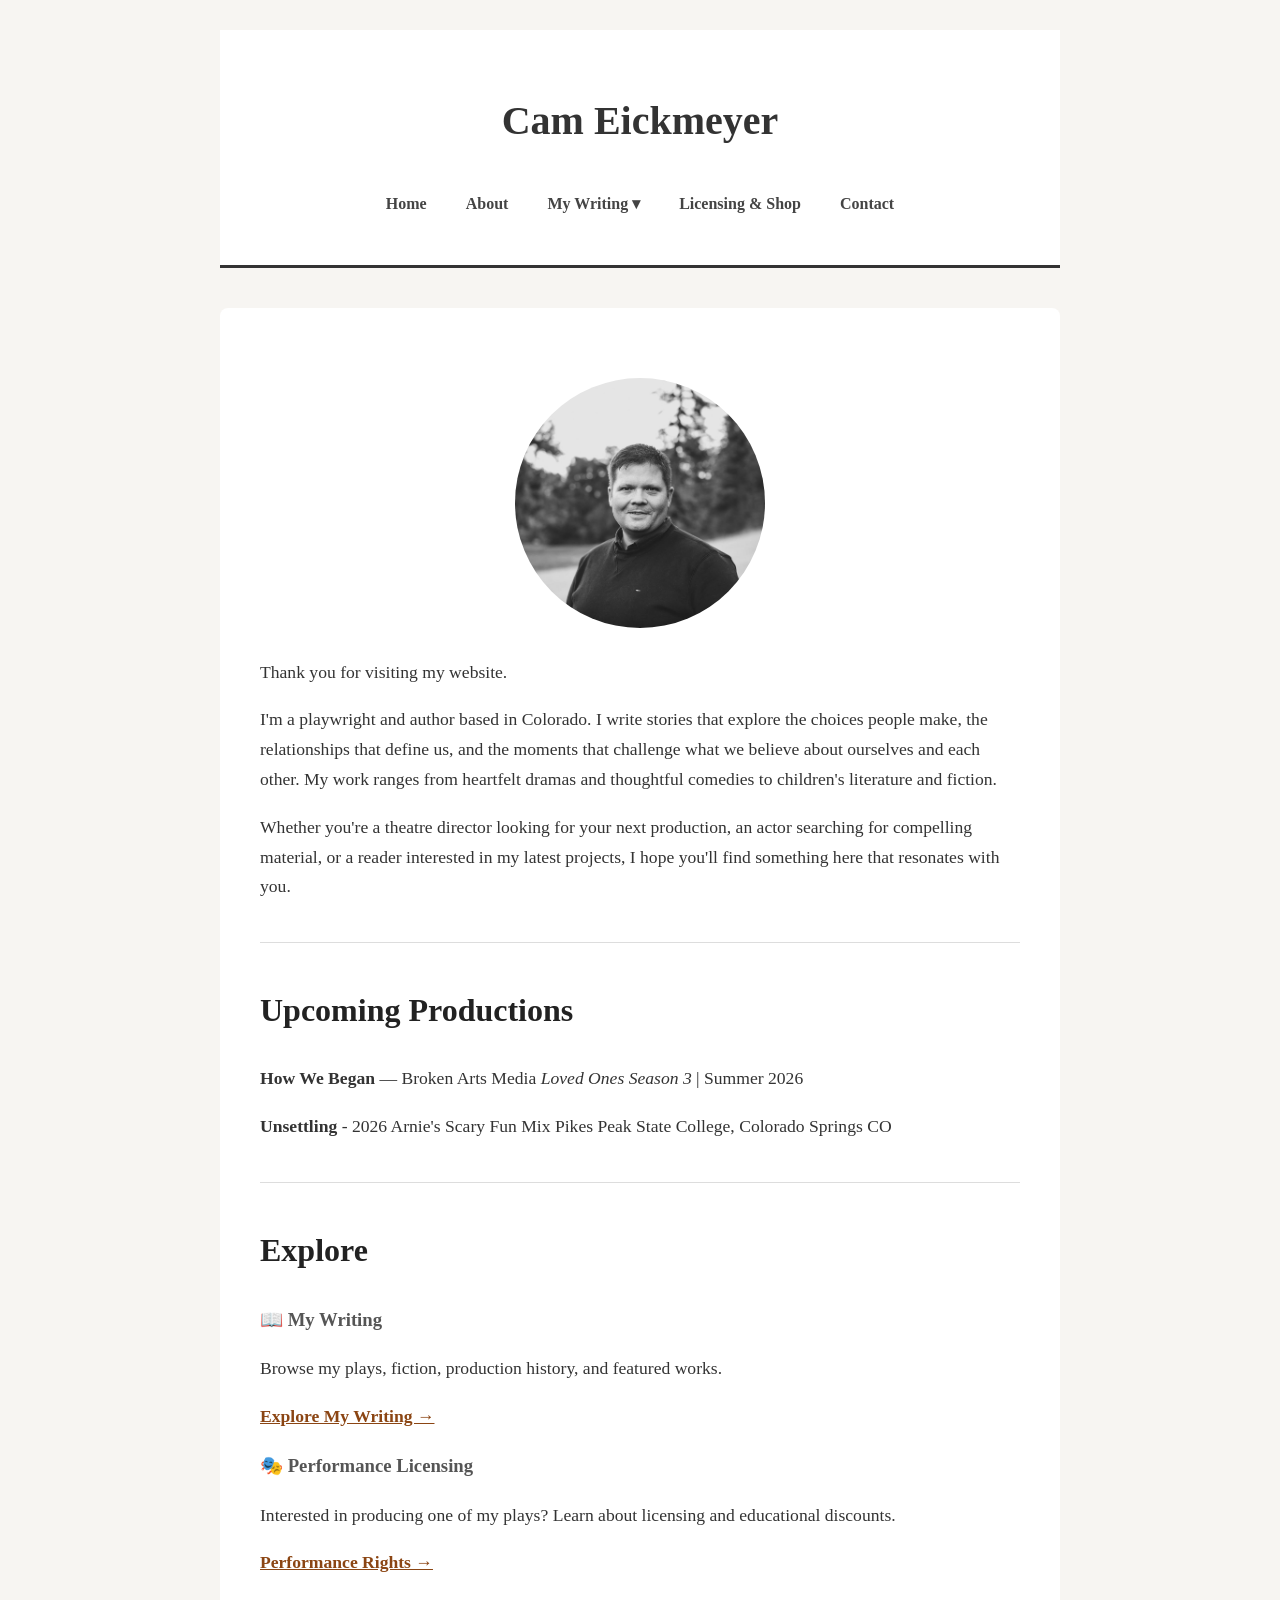
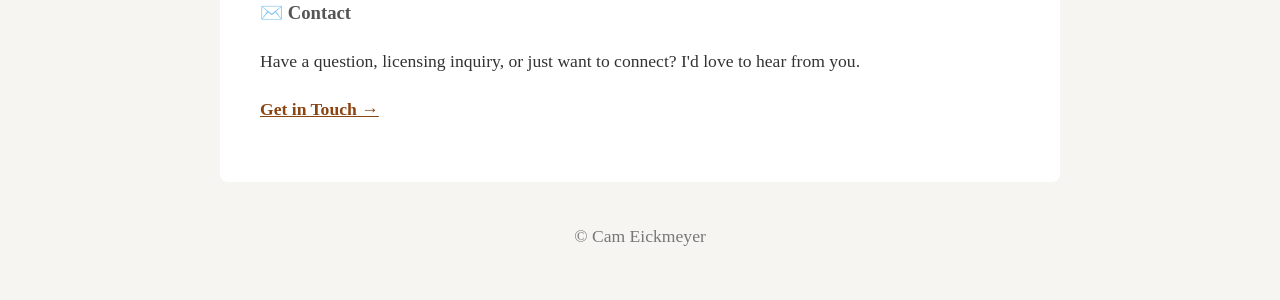
<file: index.html>
<!DOCTYPE html>
<html lang="en">
<head>
    <title>Cam Eickmeyer | Playwright, Author & Screenwriter</title>
<link rel="icon" type="image/png" href="images/favicon.png">
<meta name="description"
      content="Official website of playwright, author, and screenwriter Cam Eickmeyer. Explore stage plays, novels, screenplays, poetry, publications, licensing, and current writing projects.">
    <!-- Google tag (gtag.js) -->
<script async src="https://www.googletagmanager.com/gtag/js?id=G-4R49XNERXS"></script>
<script>
  window.dataLayer = window.dataLayer || [];
  function gtag(){dataLayer.push(arguments);}
  gtag('js', new Date());

  gtag('config', 'G-4R49XNERXS');
</script>
    <meta charset="UTF-8">
    <meta name="viewport" content="width=device-width, initial-scale=1.0">
    <title>Cam Eickmeyer | Playwright & Author</title>
    <link rel="stylesheet" href="css/style.css">
</head>

<body>

<header>
    <h1>Cam Eickmeyer</h1>

   <nav>

<a href="index.html">Home</a>

<a href="about.html">About</a>

<div class="dropdown">

<a href="mywriting.html" class="dropbtn">
    My Writing ▾
</a>

<div class="dropdown-content">
    <a href="stage.html">Stage</a>
    <a href="fiction.html">Fiction</a>
    <a href="screen.html">Screen</a>
    <a href="poetry.html">Poetry</a>
</div>

</div>

<a href="licensesales.html">Licensing & Shop</a>

<a href="contact.html">Contact</a>

</nav>
</header>

<main>

<img src="images/Headshot.jpg"
     alt="Cam Eickmeyer"
     class="headshot">
    <p>
        Thank you for visiting my website.
    </p>

    <p>
        I'm a playwright and author based in Colorado. I write stories that
        explore the choices people make, the relationships that define us,
        and the moments that challenge what we believe about ourselves and
        each other. My work ranges from heartfelt dramas and thoughtful
        comedies to children's literature and fiction.
    </p>

    <p>
        Whether you're a theatre director looking for your next production,
        an actor searching for compelling material, or a reader interested
        in my latest projects, I hope you'll find something here that
        resonates with you.
    </p>

    <hr>
<div id="upcoming-productions"></div>

<script>
fetch('includes/upcoming-productions.html')
    .then(response => response.text())
    .then(data => {
        document.getElementById('upcoming-productions').innerHTML = data;
    });
</script>
    <hr>
    
    <h2>Explore</h2>

    <h3>📖 My Writing</h3>
    <p>
        Browse my plays, fiction, production history, and featured works.
    </p>
    <p><a href="mywriting.html">Explore My Writing →</a></p>

    <h3>🎭 Performance Licensing</h3>
    <p>
        Interested in producing one of my plays? Learn about licensing and
        educational discounts.
    </p>
    <p><a href="licensesales.html">Performance Rights →</a></p>

    <h3>✉️ Contact</h3>
    <p>
        Have a question, licensing inquiry, or just want to connect? I'd
        love to hear from you.
    </p>
    <p><a href="contact.html">Get in Touch →</a></p>

</main>

<footer>
    <p>&copy; Cam Eickmeyer</p>
</footer>

</body>
</html>
</file>
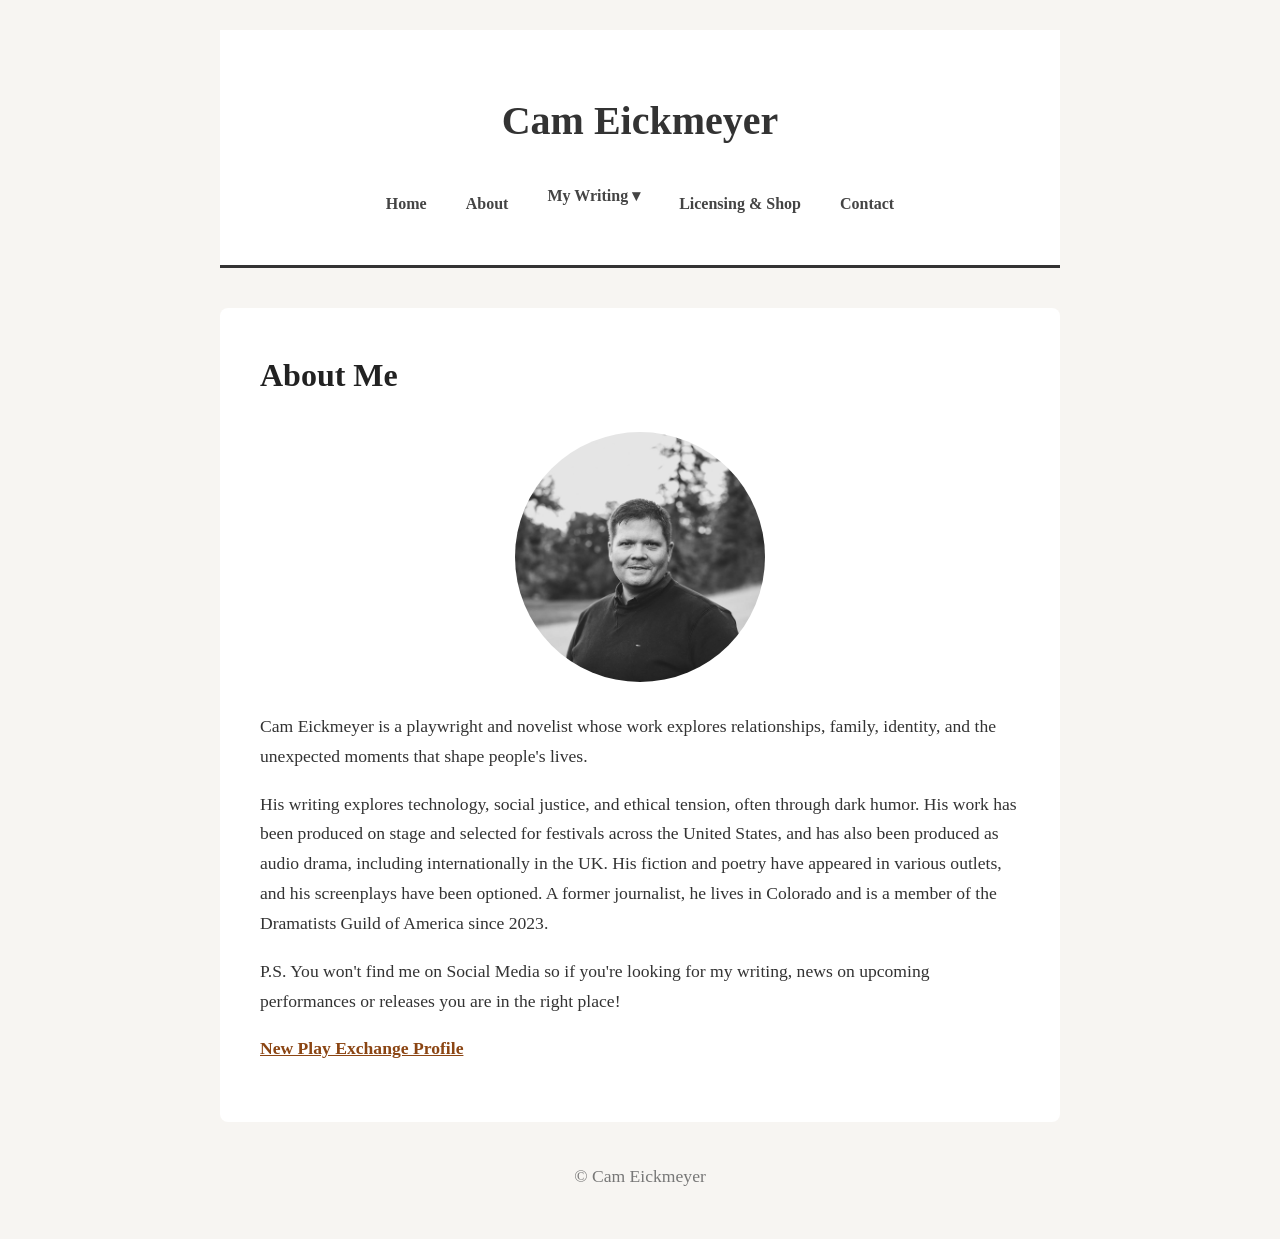
<file: about.html>
<!DOCTYPE html>
<html lang="en">
<head>
    <title>About Cam Eickmeyer | Playwright and Author</title>
<link rel="icon" type="image/png" href="images/favicon.png">
<meta name="description"
      content="Learn more about playwright, novelist, screenwriter, and poet Cam Eickmeyer, including his background, publications, productions, and creative work.">
    <!-- Google tag (gtag.js) -->
<script async src="https://www.googletagmanager.com/gtag/js?id=G-4R49XNERXS"></script>
<script>
  window.dataLayer = window.dataLayer || [];
  function gtag(){dataLayer.push(arguments);}
  gtag('js', new Date());

  gtag('config', 'G-4R49XNERXS');
</script>
    <meta charset="UTF-8">
    <meta name="viewport" content="width=device-width, initial-scale=1.0">
    <title>About Cam Eickmeyer</title>
    <link rel="stylesheet" href="css/style.css">
</head>

<body>

<header>
    <h1>Cam Eickmeyer</h1>
     <nav>

<a href="index.html">Home</a>

<a href="about.html">About</a>

<div class="dropdown">

<a href="mywriting.html">My Writing ▾</a>

<div class="dropdown-content">
    <a href="stage.html">Stage</a>
    <a href="fiction.html">Fiction</a>
    <a href="screen.html">Screen</a>
    <a href="poetry.html">Poetry</a>
</div>

</div>

<a href="licensesales.html">Licensing & Shop</a>

<a href="contact.html">Contact</a>

</nav>
</header>

<main>

    <h2>About Me</h2>
<img src="images/Headshot.jpg"
     alt="Cam Eickmeyer"
     class="headshot">
    <p>
        Cam Eickmeyer is a playwright and novelist whose work explores
        relationships, family, identity, and the unexpected moments that
        shape people's lives.
    </p>

    <p>
        His writing explores technology, social justice, and ethical tension, often through dark humor. His work has been produced on stage and selected for festivals across the United States, and has also been produced as audio drama, including internationally in the UK. His fiction and poetry have appeared in various outlets, and his screenplays have been optioned. A former journalist, he lives in Colorado and is a member of the Dramatists Guild of America since 2023.

    </p>
    <p>
        P.S. You won't find me on Social Media so if you're looking for my writing, news on upcoming performances or releases you are in the right place!</p>
<p><a href="https://newplayexchange.org/users/78147/cam-eickmeyer">New Play Exchange Profile</a></p>
</main>

<footer>
    <p>&copy; Cam Eickmeyer</p>
</footer>

</body>
</html>
</file>
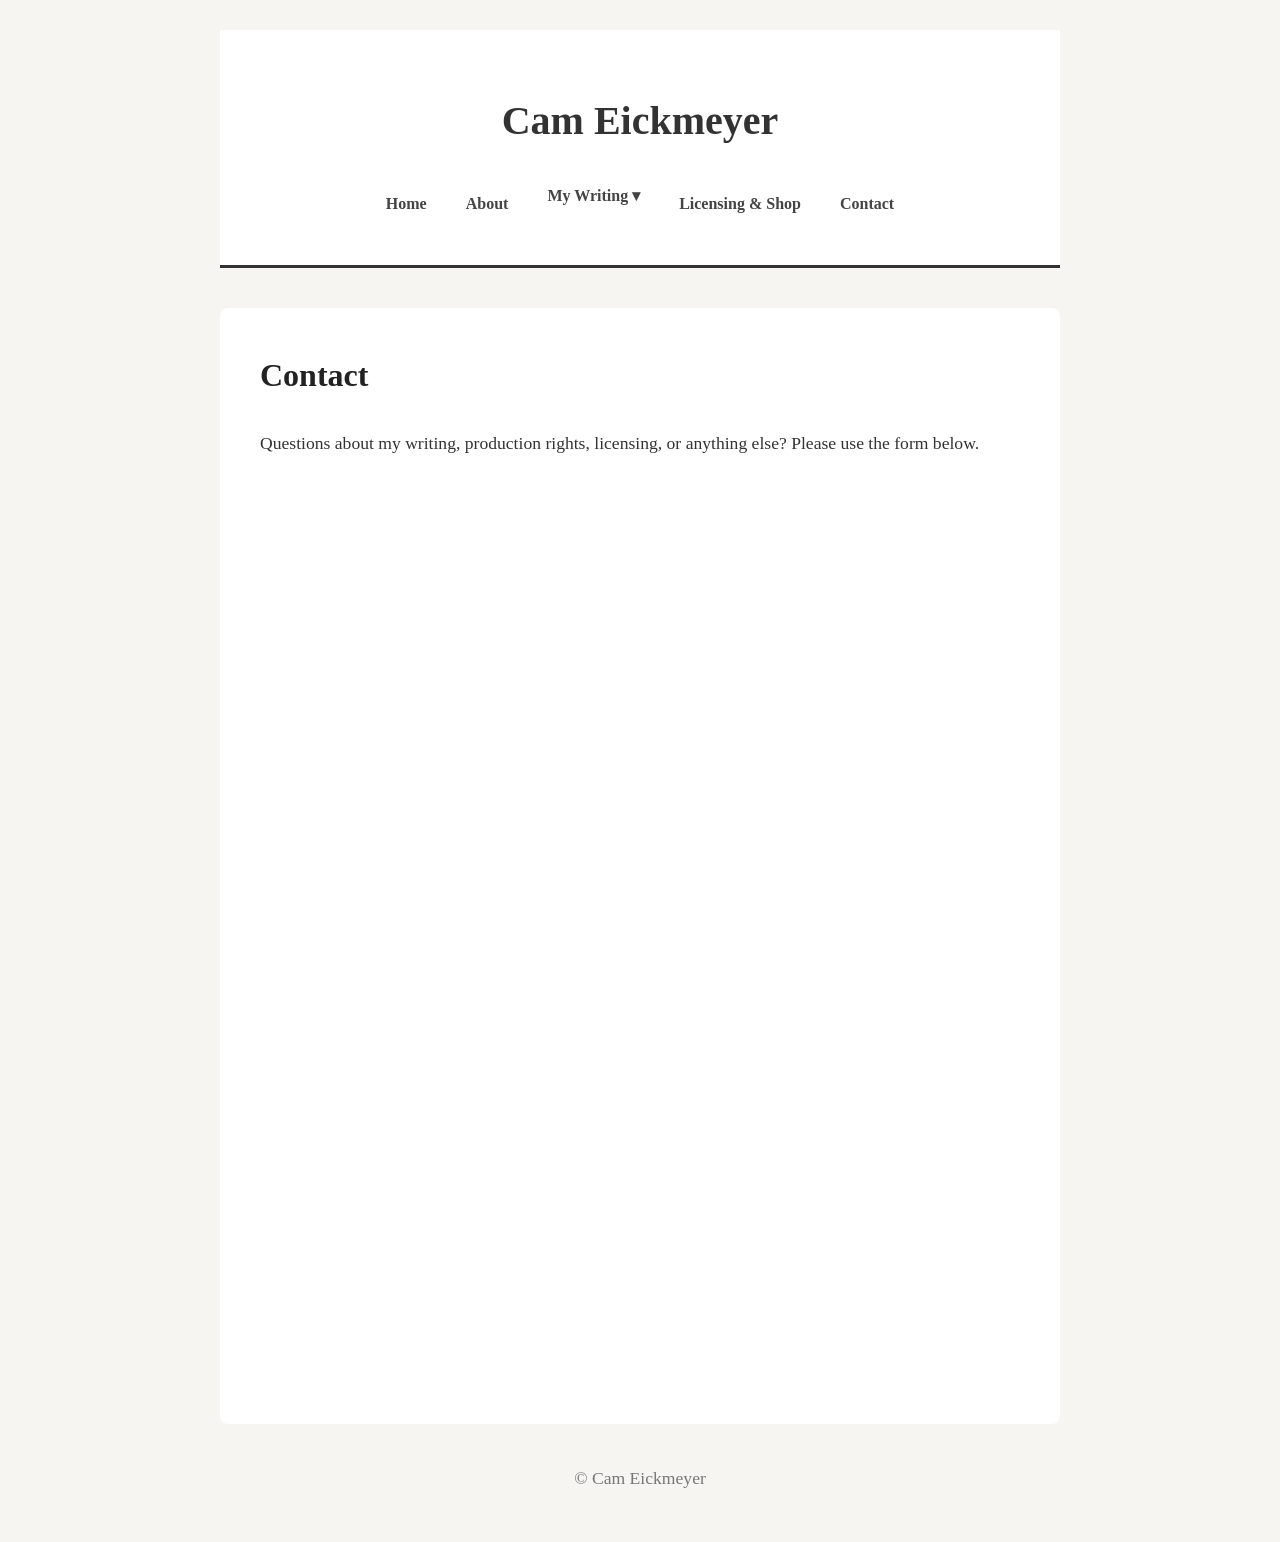
<file: contact.html>
<!DOCTYPE html>
<html lang="en">
<head>
    <title>Contact Cam Eickmeyer</title>
<link rel="icon" type="image/png" href="images/favicon.png">
<meta name="description"
      content="Contact playwright, author, and screenwriter Cam Eickmeyer for licensing inquiries, production questions, speaking opportunities, or general correspondence.">
    <meta charset="UTF-8">
    <meta name="viewport" content="width=device-width, initial-scale=1.0">
    <title>Contact | Cam Eickmeyer</title>
    <link rel="stylesheet" href="css/style.css">
</head>

<body>

<header>
    <h1>Cam Eickmeyer</h1>

     <nav>

<a href="index.html">Home</a>

<a href="about.html">About</a>

<div class="dropdown">

<a href="mywriting.html">My Writing ▾</a>

<div class="dropdown-content">
    <a href="stage.html">Stage</a>
    <a href="fiction.html">Fiction</a>
    <a href="screen.html">Screen</a>
    <a href="poetry.html">Poetry</a>
</div>

</div>

<a href="licensesales.html">Licensing & Shop</a>

<a href="contact.html">Contact</a>

</nav>
</header>

<main>

<h2>Contact</h2>

<p>
Questions about my writing, production rights, licensing, or anything else?
Please use the form below.
</p>

<iframe src="https://docs.google.com/forms/d/e/1FAIpQLSftmwtULxm_kXFiCw1pEY-9KML-tnK-8x6F7y2QAgPlNNffrQ/viewform?embedded=true" width="100%" height="900" frameborder="0" marginheight="0" marginwidth="0">Loading…</iframe>


</main>

<footer>
    <p>&copy; Cam Eickmeyer</p>
</footer>

</body>
</html>
</file>
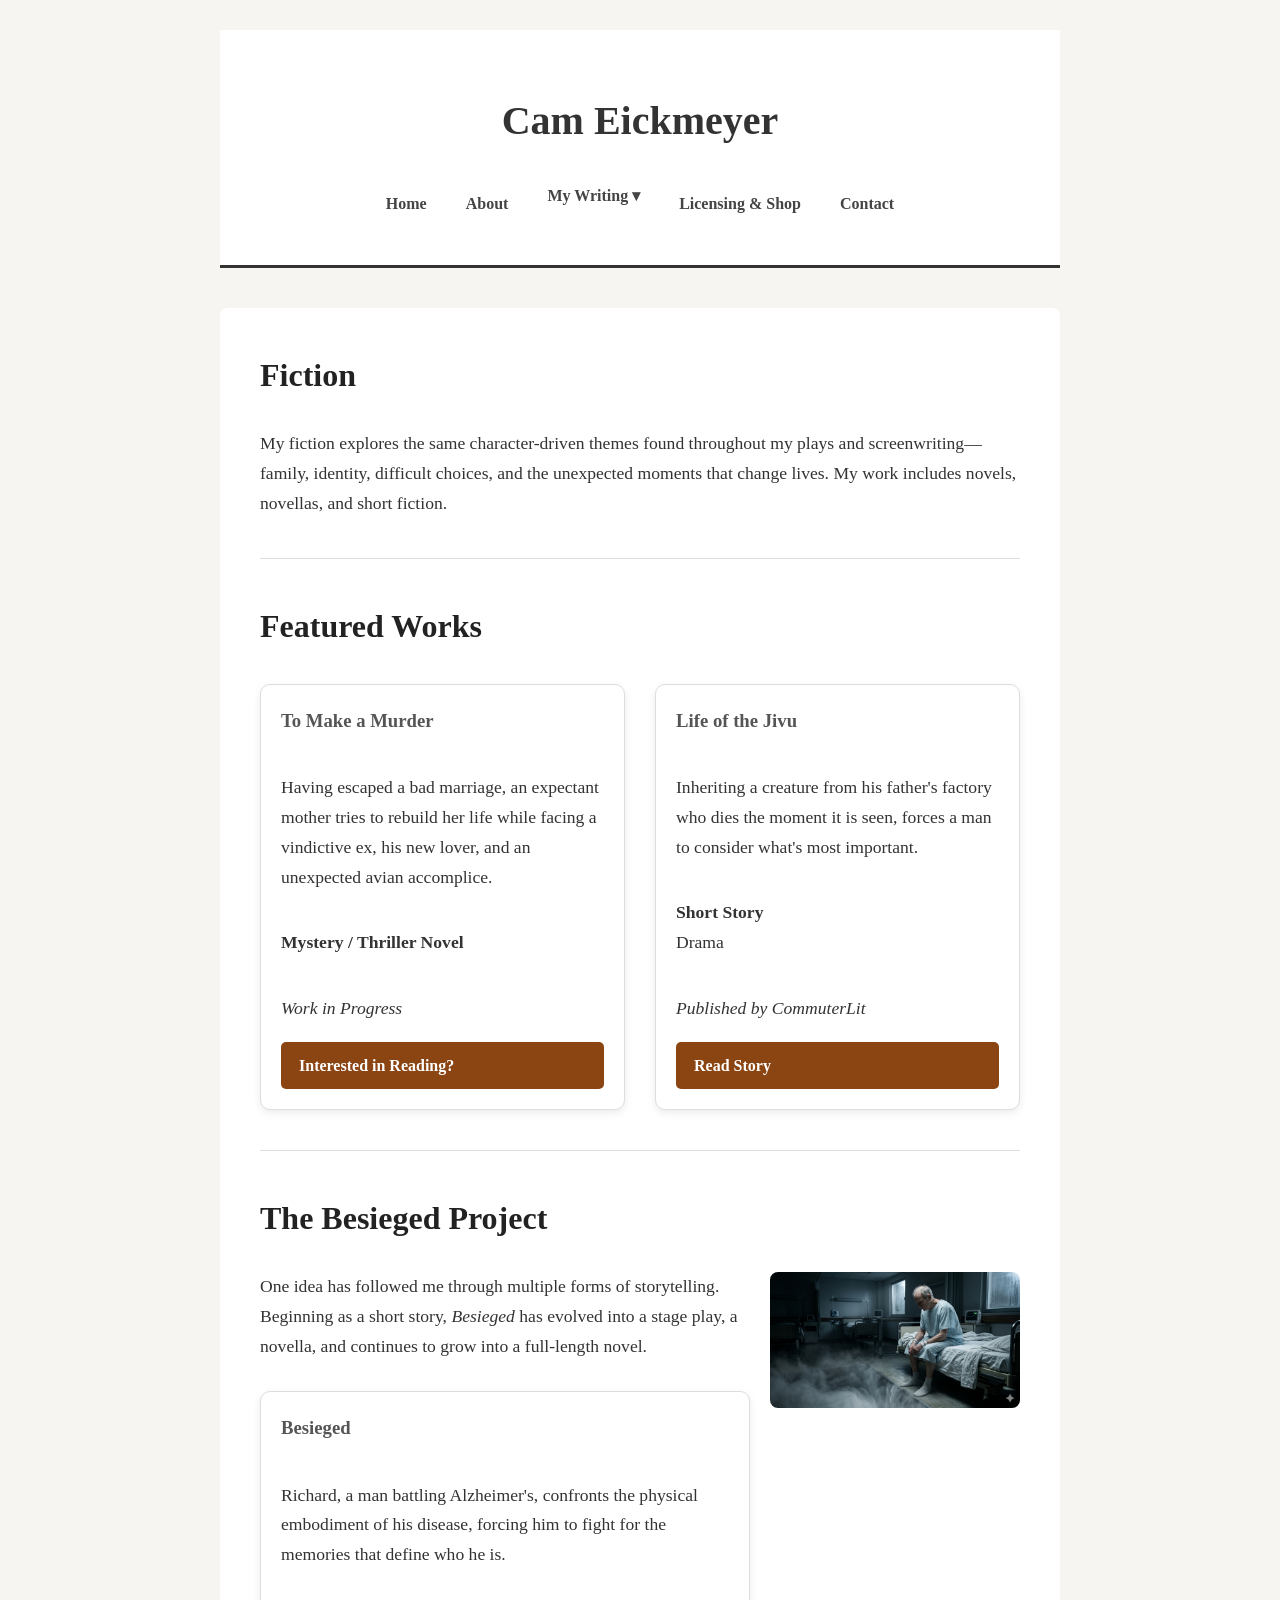
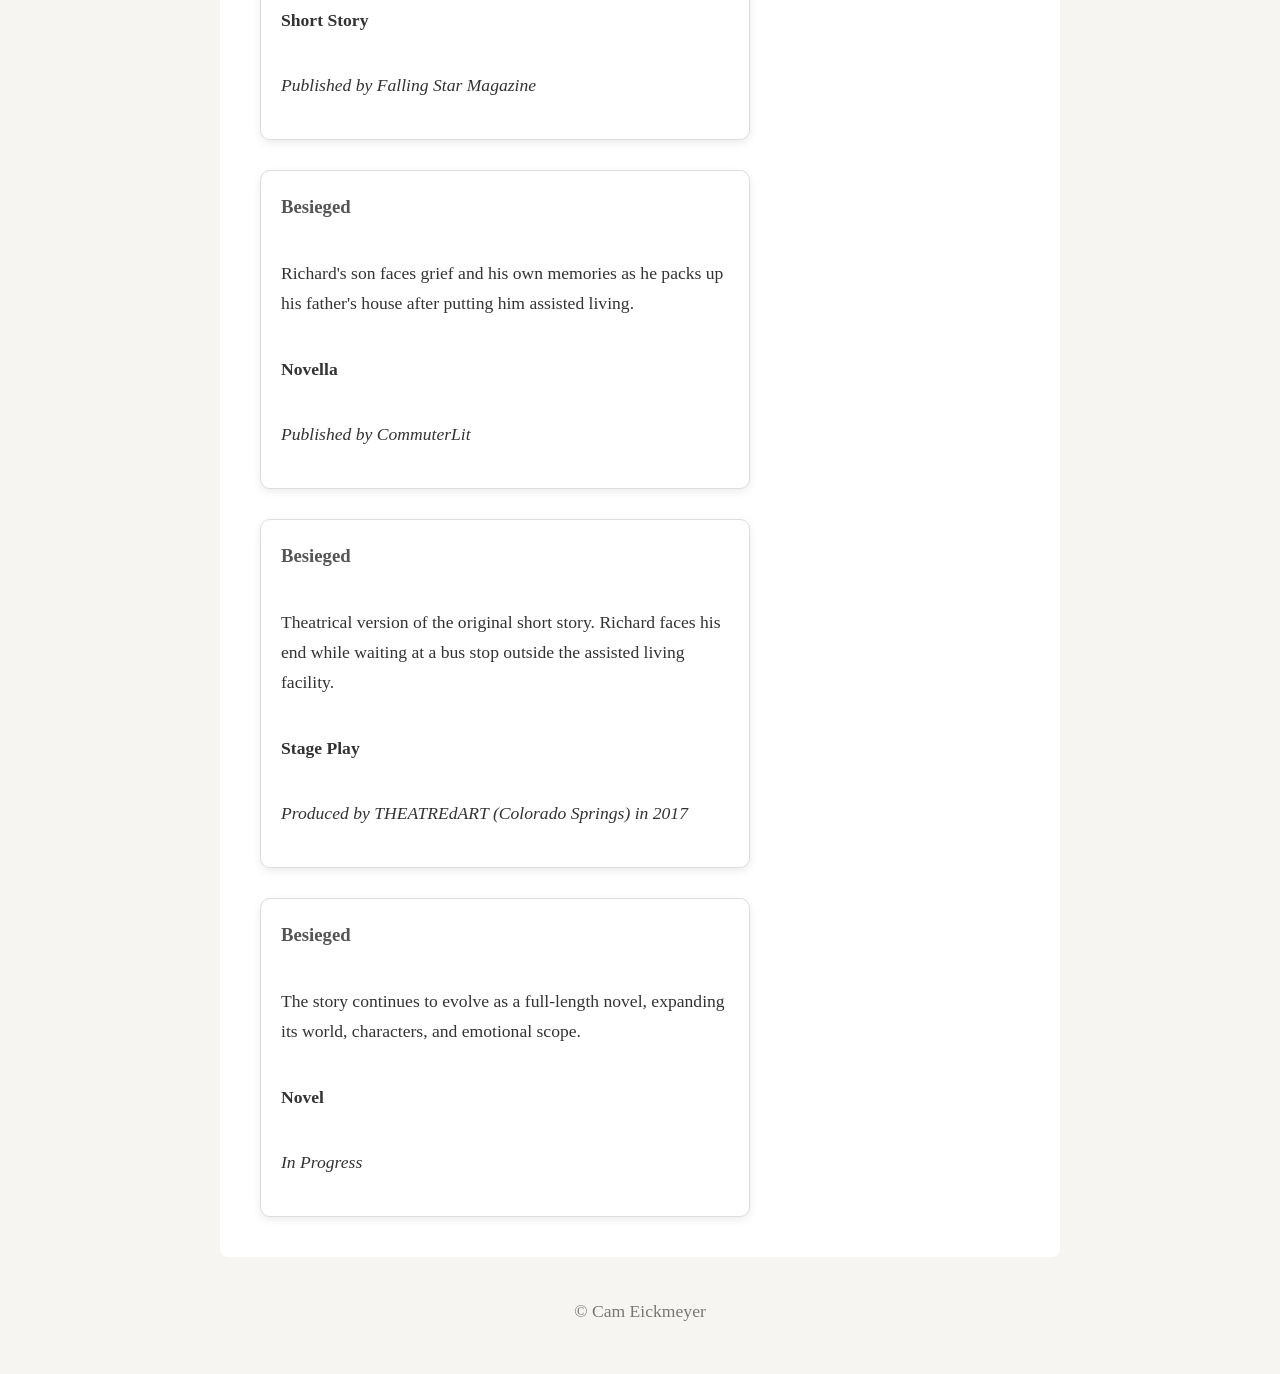
<file: fiction.html>
<!DOCTYPE html>
<html lang="en">
<head>
      <link rel="icon" type="image/png" href="images/favicon.png">
      <meta property="og:title" content="Cam Eickmeyer | Playwright, Author & Screenwriter">
<meta property="og:description" content="Official website featuring plays, fiction, screenplays, poetry, and licensing information.">
<meta property="og:type" content="website">
<meta property="og:url" content="https://cameickmeyer.com">
<meta property="og:image" content="https://cameickmeyer.com/images/headshot.jpg">
<title>Fiction by Cam Eickmeyer | Novels, Novellas & Short Stories</title>

<meta name="description"
      content="Read about the novels, novellas, and published short stories of Cam Eickmeyer, including To Make a Murder and the Besieged story universe.">
    <!-- Google tag (gtag.js) -->
    <script async src="https://www.googletagmanager.com/gtag/js?id=G-4R49XNERXS"></script>
    <script>
      window.dataLayer = window.dataLayer || [];
      function gtag(){dataLayer.push(arguments);}
      gtag('js', new Date());
      gtag('config', 'G-4R49XNERXS');
    </script>

    <meta charset="UTF-8">
    <meta name="viewport" content="width=device-width, initial-scale=1.0">

    <title>Fiction | Cam Eickmeyer</title>

    <link rel="stylesheet" href="css/style.css">

</head>

<body>

<header>

<h1>Cam Eickmeyer</h1>

<nav>

<a href="index.html">Home</a>

<a href="about.html">About</a>

<div class="dropdown">

<a href="mywriting.html">My Writing ▾</a>

<div class="dropdown-content">
    <a href="stage.html">Stage</a>
    <a href="fiction.html">Fiction</a>
    <a href="screen.html">Screen</a>
    <a href="poetry.html">Poetry</a>
</div>

</div>

<a href="licensesales.html">Licensing & Shop</a>

<a href="contact.html">Contact</a>

</nav>

</header>

<main>

<h2>Fiction</h2>

<p>
My fiction explores the same character-driven themes found throughout my
plays and screenwriting—family, identity, difficult choices, and the
unexpected moments that change lives. My work includes novels, novellas,
and short fiction.
</p>

<hr>

<h2>Featured Works</h2>

<div class="cards">

<div class="card">

<div class="card-content">

<h3>To Make a Murder</h3>

<p>
Having escaped a bad marriage, an expectant mother tries to rebuild her
life while facing a vindictive ex, his new lover, and an unexpected avian
accomplice.
</p>

<p>
<strong>Mystery / Thriller Novel</strong>
</p>

<p><em>Work in Progress</em></p>

<a class="button" href="contact.html">Interested in Reading?</a>

</div>

</div>

<div class="card">

<div class="card-content">

<h3>Life of the Jivu</h3>

<p>
Inheriting a creature from his father's factory who dies the moment it is seen, forces a man to consider what's most important.
</p>

<p>
<strong>Short Story</strong><br>
Drama
</p>

<p><em>Published by CommuterLit</em></p>

<a class="button"
href="https://commuterlit.com/2018/09/tuesday-the-life-of-a-jivu/"
target="_blank">
Read Story
</a>

</div>

</div>

</div>

<hr>

<h2>The Besieged Project</h2>

<p>
    <img src="images/besieged.png"
         alt="The Besieged Project"
         class="besieged-image">

    One idea has followed me through multiple forms of storytelling. Beginning
    as a short story, <em>Besieged</em> has evolved into a stage play, a novella,
    and continues to grow into a full-length novel.
</p>

<div class="cards">

<div class="card">

<div class="card-content">

<h3>Besieged</h3>

<p>
Richard, a man battling Alzheimer's, confronts the physical embodiment of his disease,
forcing him to fight for the memories that define who he is.
</p>

<p>
<strong>Short Story</strong>
</p>

<p><em>Published by Falling Star Magazine</em></p>

</div>

</div>

<div class="card">

<div class="card-content">

<h3>Besieged</h3>

<p>
Richard's son faces grief and his own memories as he packs up his father's house after putting him assisted living.
</p>

<p>
<strong>Novella</strong>
</p>

<p><em>Published by CommuterLit</em></p>

</div>

</div>

<div class="card">

<div class="card-content">

<h3>Besieged</h3>

<p>
Theatrical version of the original short story. Richard faces his end while waiting at a bus stop outside the assisted living facility.
</p>

<p>
<strong>Stage Play</strong>
</p>

<p><em>Produced by THEATREdART (Colorado Springs) in 2017</em></p>

</div>

</div>

<div class="card">

<div class="card-content">

<h3>Besieged</h3>

<p>
The story continues to evolve as a full-length novel, expanding its world,
characters, and emotional scope.
</p>

<p>
<strong>Novel</strong>
</p>

<p><em>In Progress</em></p>

</div>

</div>

</div>

</main>

<footer>

<p>&copy; Cam Eickmeyer</p>

</footer>

</body>
</html>
</file>
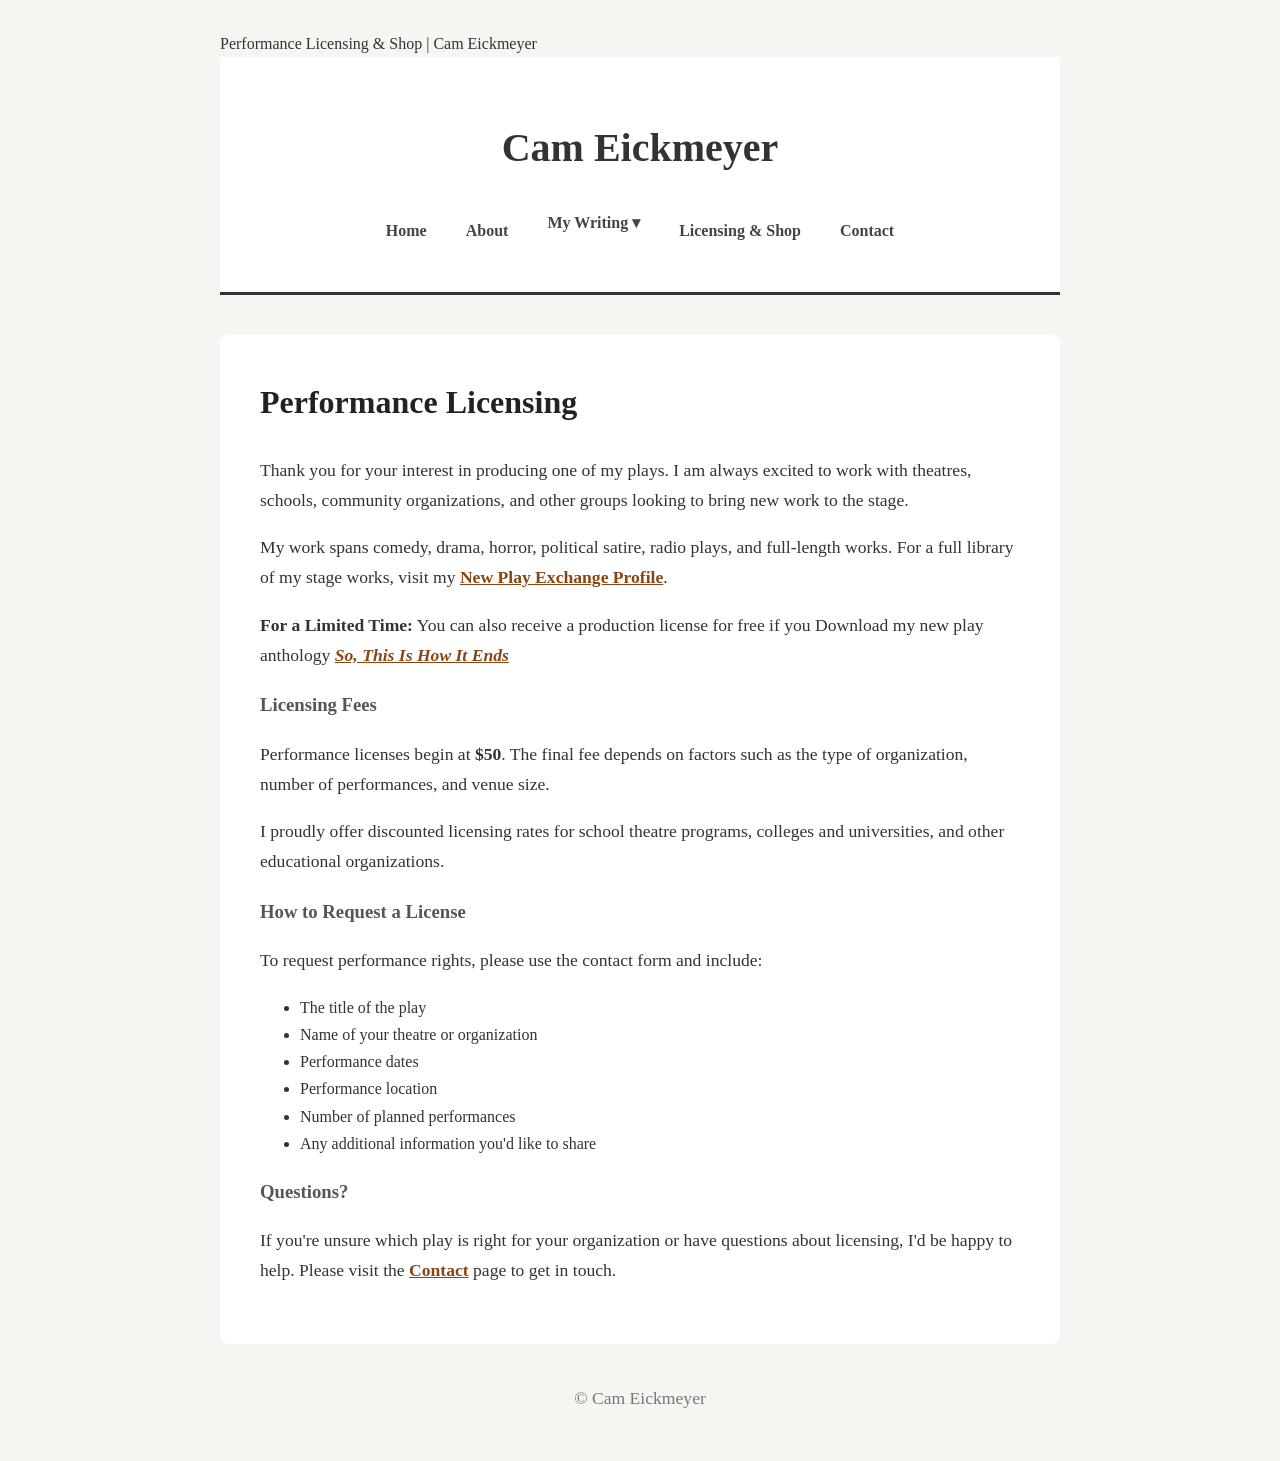
<file: licensesales.html>
<!DOCTYPE html>
<html lang="en">
<head
    <title>Performance Licensing & Shop | Cam Eickmeyer</title>
<link rel="icon" type="image/png" href="images/favicon.png">
<meta name="description"
      content="License stage plays by Cam Eickmeyer, browse free downloads, educational performance rights, and future books, chapbooks, and merchandise.">
    <!-- Google tag (gtag.js) -->
<script async src="https://www.googletagmanager.com/gtag/js?id=G-4R49XNERXS"></script>
<script>
  window.dataLayer = window.dataLayer || [];
  function gtag(){dataLayer.push(arguments);}
  gtag('js', new Date());

  gtag('config', 'G-4R49XNERXS');
</script>
    <meta charset="UTF-8">
    <meta name="viewport" content="width=device-width, initial-scale=1.0">
    <title>Licensing | Cam Eickmeyer</title>
    <link rel="stylesheet" href="css/style.css">
</head>

<body>

<header>
    <h1>Cam Eickmeyer</h1>

     <nav>

<a href="index.html">Home</a>

<a href="about.html">About</a>

<div class="dropdown">

<a href="mywriting.html">My Writing ▾</a>

<div class="dropdown-content">
    <a href="stage.html">Stage</a>
    <a href="fiction.html">Fiction</a>
    <a href="screen.html">Screen</a>
    <a href="poetry.html">Poetry</a>
</div>

</div>

<a href="licensesales.html">Licensing & Shop</a>

<a href="contact.html">Contact</a>

</nav>
</header>

<main>

    <h2>Performance Licensing</h2>

    <p>
        Thank you for your interest in producing one of my plays. I am always
        excited to work with theatres, schools, community organizations, and
        other groups looking to bring new work to the stage.
    </p>
    <p>My work spans comedy, drama, horror, political satire, radio plays, and full-length works. For a full library of my stage works, visit my <a href="https://newplayexchange.org/users/78147/cam-eickmeyer" target="blank">New Play Exchange Profile</a>.</p>

<p><strong>For a Limited Time:</strong></b> You can also receive a production license for free if you Download my new play anthology <a href="https://www.cameickmeyer.com/files/sothisishowitends.pdf"><i>So, This Is How It Ends</i></a></p>

    <h3>Licensing Fees</h3>

    <p>
        Performance licenses begin at <strong>$50</strong>. The final fee depends
        on factors such as the type of organization, number of performances,
        and venue size.
    </p>

    <p>
        I proudly offer discounted licensing rates for school theatre programs,
        colleges and universities, and other educational organizations.
    </p>

    <h3>How to Request a License</h3>

    <p>
        To request performance rights, please use the contact form and include:
    </p>

    <ul>
        <li>The title of the play</li>
        <li>Name of your theatre or organization</li>
        <li>Performance dates</li>
        <li>Performance location</li>
        <li>Number of planned performances</li>
        <li>Any additional information you'd like to share</li>
    </ul>

    <h3>Questions?</h3>

    <p>
        If you're unsure which play is right for your organization or have
        questions about licensing, I'd be happy to help. Please visit the
        <a href="contact.html">Contact</a> page to get in touch.
    </p>

</main>

<footer>
    <p>&copy; Cam Eickmeyer</p>
</footer>

</body>
</html>
</file>
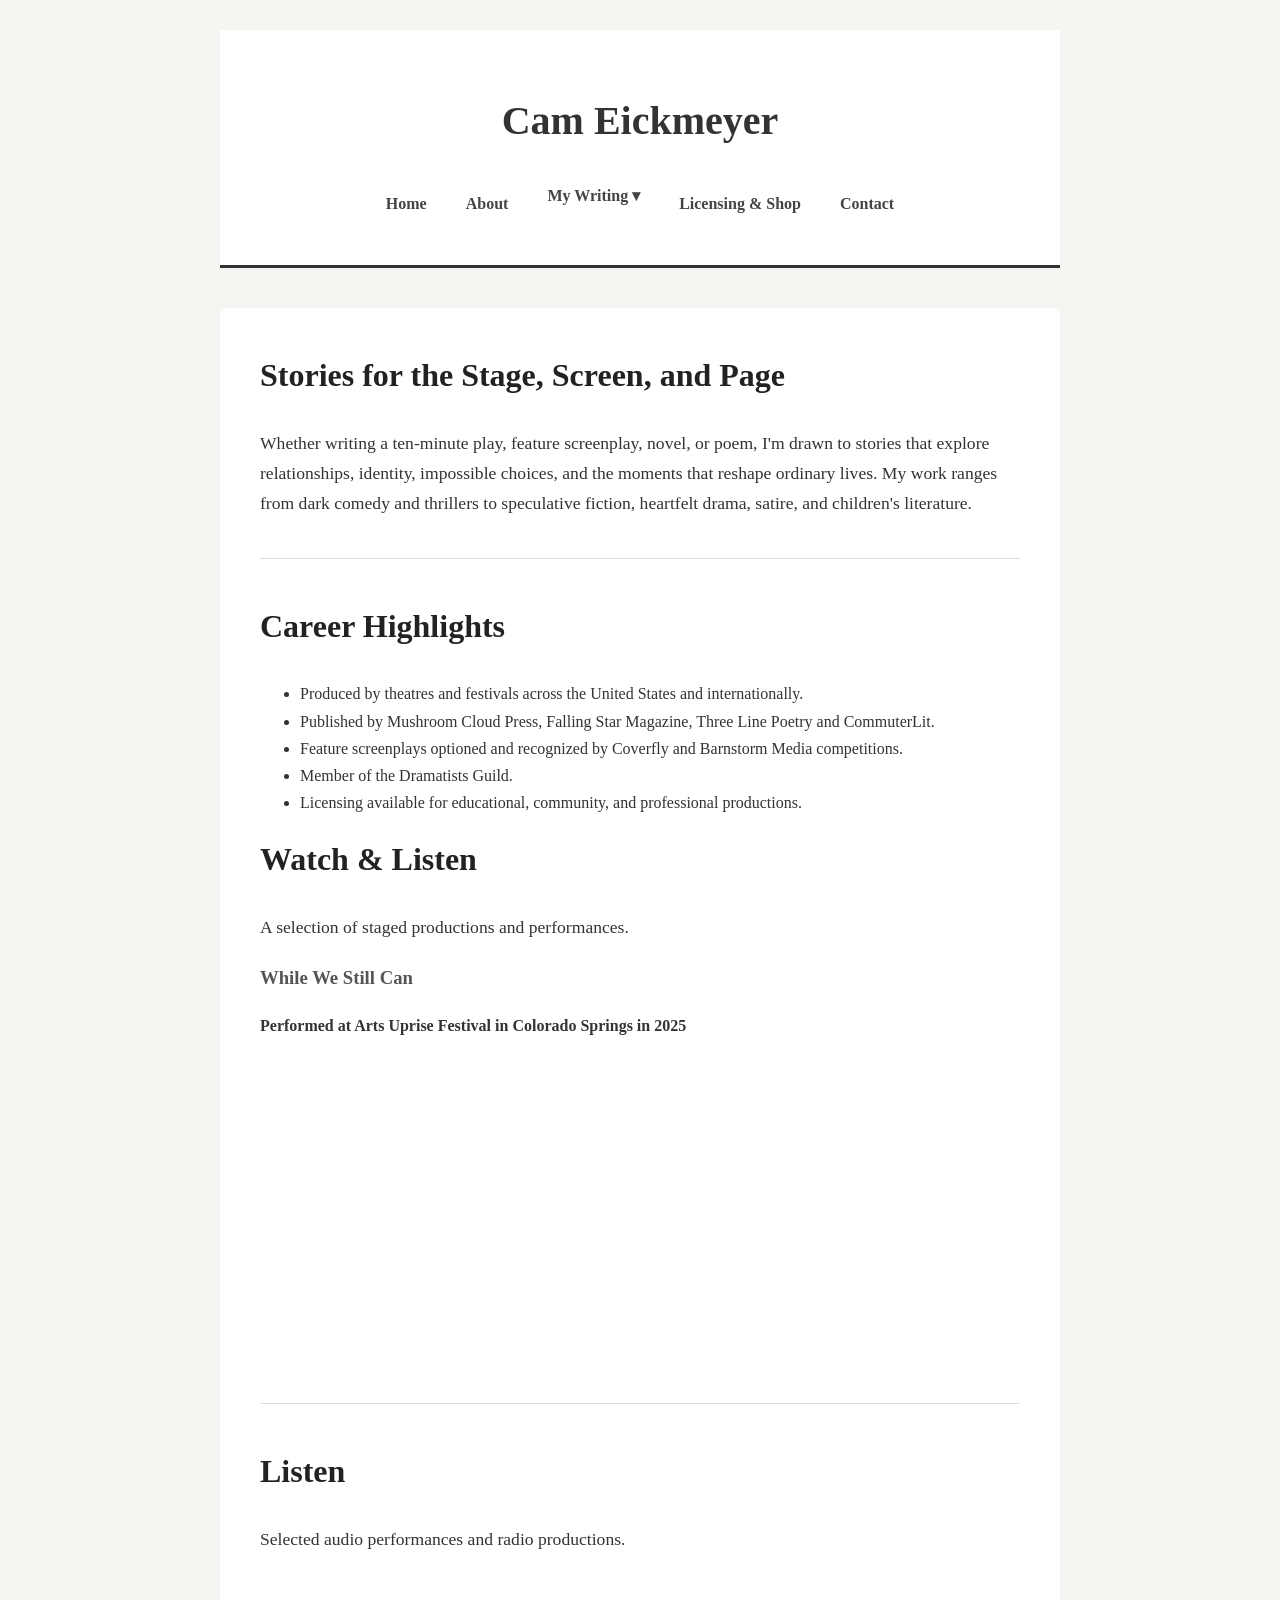
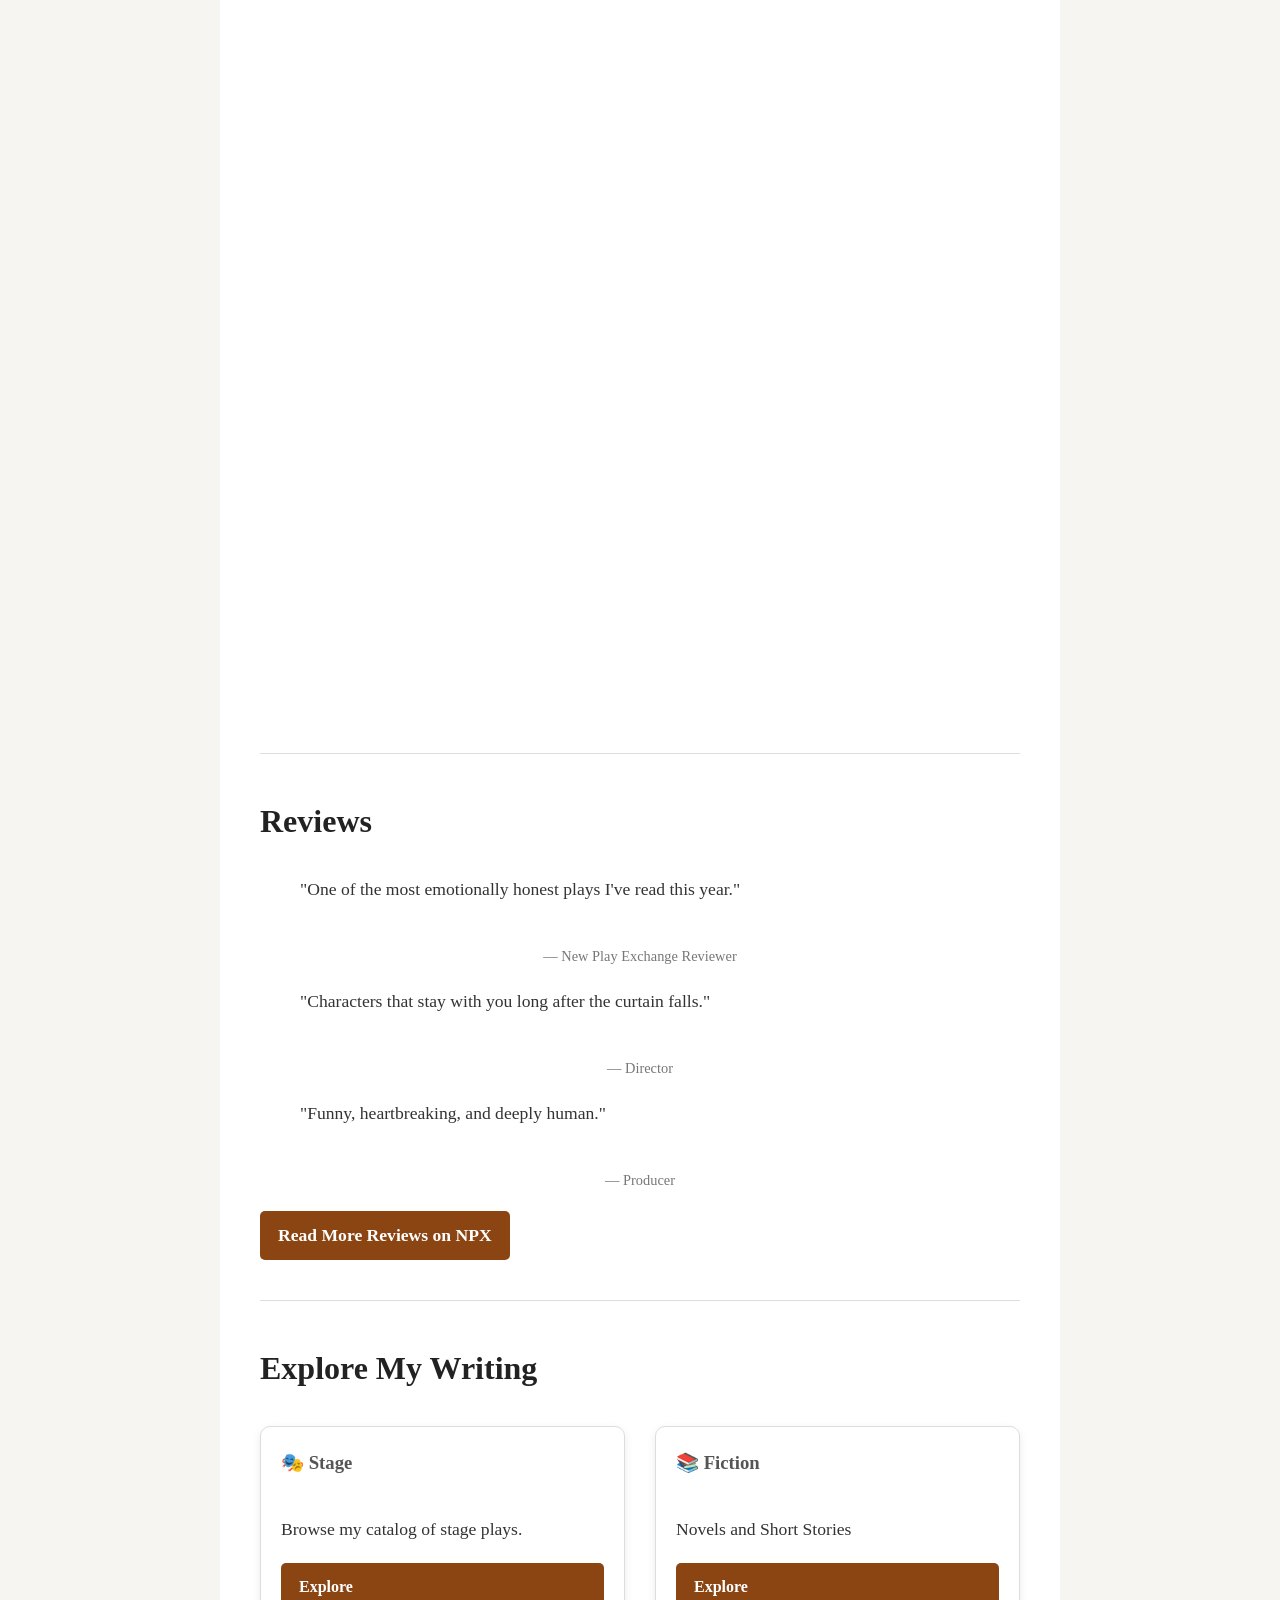
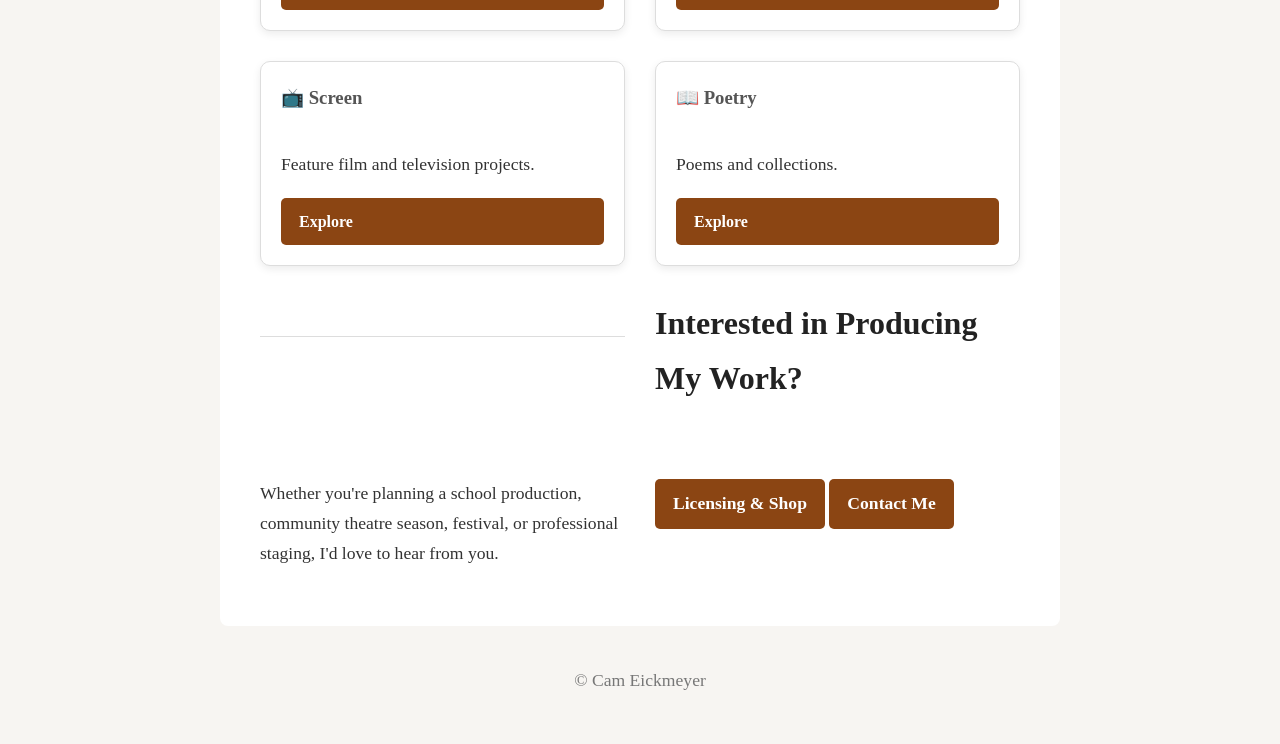
<file: mywriting.html>
<!DOCTYPE html>
<html lang="en">
<head>
    <title>Writing Portfolio | Plays, Fiction & Screenplays by Cam Eickmeyer</title>
<link rel="icon" type="image/png" href="images/favicon.png">
<meta name="description"
      content="Explore the creative work of Cam Eickmeyer, including stage plays, fiction, feature screenplays, television pilots, poetry, publications, productions, and performances.">
    <meta charset="UTF-8">
    <meta name="viewport" content="width=device-width, initial-scale=1.0">
    <title>My Writing | Cam Eickmeyer</title>

    <link rel="stylesheet" href="css/style.css">

    <!-- Google tag (gtag.js) -->
    <script async src="https://www.googletagmanager.com/gtag/js?id=G-4R49XNERXS"></script>
    <script>
      window.dataLayer = window.dataLayer || [];
      function gtag(){dataLayer.push(arguments);}
      gtag('js', new Date());

      gtag('config', 'G-4R49XNERXS');
    </script>

</head>

<body>

<header>

    <h1>Cam Eickmeyer</h1>

     <nav>

<a href="index.html">Home</a>

<a href="about.html">About</a>

<div class="dropdown">

<a href="mywriting.html">My Writing ▾</a>

<div class="dropdown-content">
    <a href="stage.html">Stage</a>
    <a href="fiction.html">Fiction</a>
    <a href="screen.html">Screen</a>
    <a href="poetry.html">Poetry</a>
</div>

</div>

<a href="licensesales.html">Licensing & Shop</a>

<a href="contact.html">Contact</a>

</nav>

</header>

<main>

<h2>Stories for the Stage, Screen, and Page</h2>

<p>
Whether writing a ten-minute play, feature screenplay, novel, or poem, I'm
drawn to stories that explore relationships, identity, impossible choices,
and the moments that reshape ordinary lives. My work ranges from dark comedy
and thrillers to speculative fiction, heartfelt drama, satire, and children's
literature.
</p>

<hr>

<h2>Career Highlights</h2>

<ul>
<li>Produced by theatres and festivals across the United States and internationally.</li>
<li>Published by Mushroom Cloud Press, Falling Star Magazine, Three Line Poetry and CommuterLit.</li>
<li>Feature screenplays optioned and recognized by Coverfly and Barnstorm Media competitions.</li>
<li>Member of the Dramatists Guild.</li>
<li>Licensing available for educational, community, and professional productions.</li>
</ul>

<h2>Watch & Listen</h2>

<p>
A selection of staged productions and performances.
</p>
<h3>While We Still Can</h3>
    <b>Performed at Arts Uprise Festival in Colorado Springs in 2025</b><br/>
<iframe width="560" height="315" src="https://www.youtube.com/embed/4hWiiM5ETYo?si=34pYpQolDEase0_Q&amp;start=3620" title="YouTube video player" frameborder="0" allow="accelerometer; autoplay; clipboard-write; encrypted-media; gyroscope; picture-in-picture; web-share" referrerpolicy="strict-origin-when-cross-origin" allowfullscreen></iframe>
<hr>

<h2>Listen</h2>

<p>
Selected audio performances and radio productions.
</p>
<p>
<iframe data-testid="embed-iframe" style="border-radius:12px" src="https://open.spotify.com/embed/episode/4gJxrqTV0YLvwnZw74yeNt?utm_source=generator&si=e45f7a791a2a472b" width="100%" height="352" frameBorder="0" allowfullscreen="" allow="autoplay; clipboard-write; encrypted-media; fullscreen; picture-in-picture" loading="lazy"></iframe>
</p>
    <p><iframe data-testid="embed-iframe" style="border-radius:12px" src="https://open.spotify.com/embed/episode/69NyVgdwoE4uauZz5M8HEI/video?utm_source=generator&si=654db8f549db4623" width="624" height="351" frameBorder="0" allowfullscreen="" allow="autoplay; clipboard-write; encrypted-media; fullscreen; picture-in-picture" loading="lazy"></iframe></p>
<hr>

<h2>Reviews</h2>

<blockquote>
<p>
"One of the most emotionally honest plays I've read this year."
</p>
<footer>— New Play Exchange Reviewer</footer>
</blockquote>

<blockquote>
<p>
"Characters that stay with you long after the curtain falls."
</p>
<footer>— Director</footer>
</blockquote>

<blockquote>
<p>
"Funny, heartbreaking, and deeply human."
</p>
<footer>— Producer</footer>
</blockquote>

<p>
<a class="button"
href="https://newplayexchange.org/users/78147/cam-eickmeyer"
target="_blank">
Read More Reviews on NPX
</a>
</p>

<hr>

<h2>Explore My Writing</h2>

<div class="cards">

<div class="card">
<div class="card-content">
<h3>🎭 Stage</h3>
<p>Browse my catalog of stage plays.</p>
<a class="button" href="stage.html">Explore</a>
</div>
</div>

<div class="card">
<div class="card-content">
<h3>📚 Fiction</h3>
<p>Novels and Short Stories</p>
<a class="button" href="fiction.html">Explore</a>
</div>
</div>

<div class="card">
<div class="card-content">
<h3>📺 Screen</h3>
<p>Feature film and television projects.</p>
<a class="button" href="screen.html">Explore</a>
</div>
</div>

<div class="card">
<div class="card-content">
<h3>📖 Poetry</h3>
<p>Poems and collections.</p>
<a class="button" href="poetry.html">Explore</a>
</div>
</div>

<hr>

<h2>Interested in Producing My Work?</h2>

<p>
Whether you're planning a school production, community theatre season,
festival, or professional staging, I'd love to hear from you.
</p>

<p>

<a class="button" href="licensesales.html">
Licensing & Shop
</a>

<a class="button" href="contact.html">
Contact Me
</a>

</p>

</main>

<footer>

<p>&copy; Cam Eickmeyer</p>

</footer>

</body>
</html>
</file>
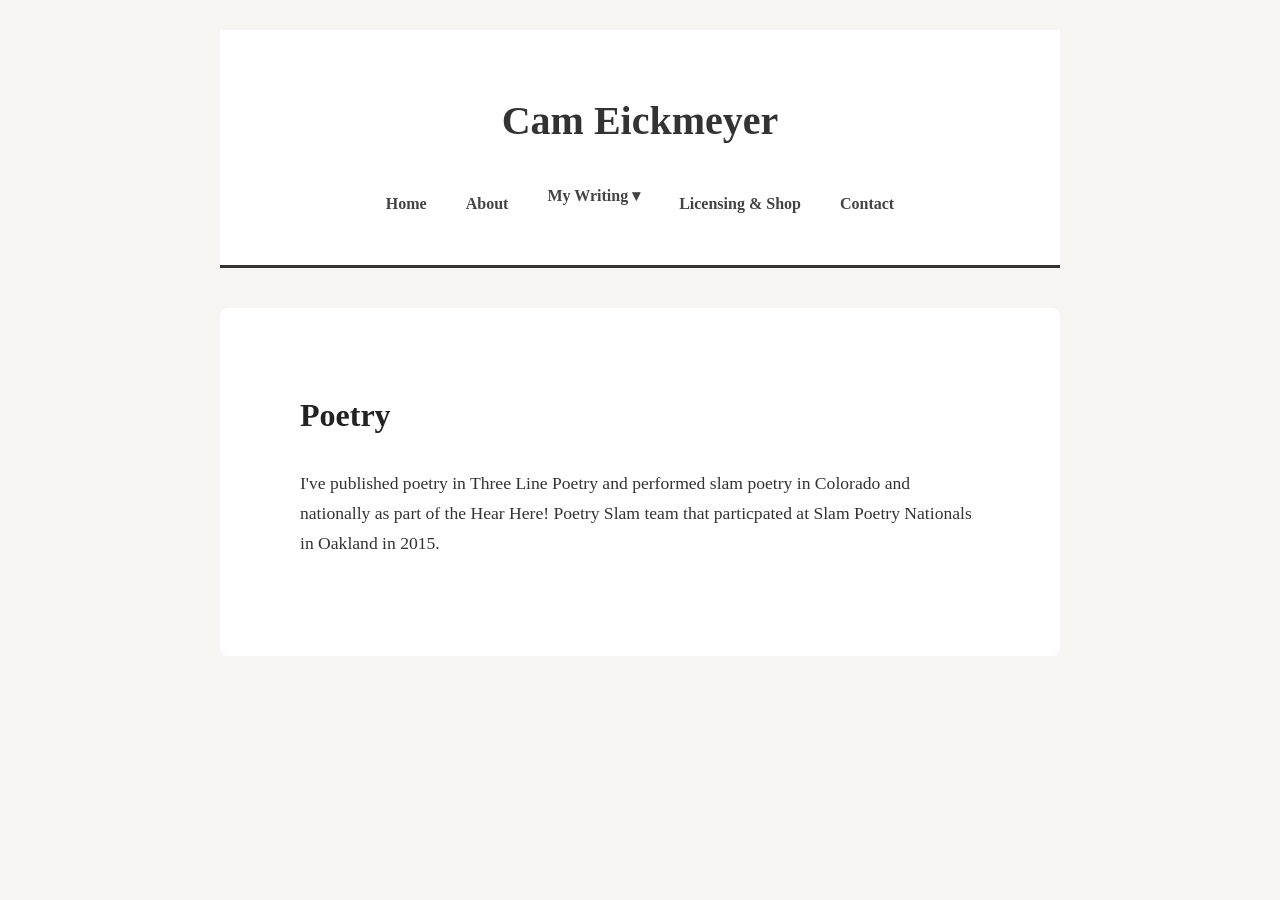
<file: poetry.html>
<!DOCTYPE html>
<html lang="en">
<head>
    <title>Poetry by Cam Eickmeyer | Published & Spoken Word</title>
<link rel="icon" type="image/png" href="images/favicon.png">
<meta name="description"
      content="Explore the poetry and spoken word work of Cam Eickmeyer, including published poems, literary work, and slam poetry performances.">
    <meta charset="UTF-8">
    <meta name="viewport" content="width=device-width, initial-scale=1.0">
    <title>My Writing | Cam Eickmeyer</title>
    <link rel="stylesheet" href="css/style.css">
</head>

<body>

<header>
    <h1>Cam Eickmeyer</h1>

     <nav>

<a href="index.html">Home</a>

<a href="about.html">About</a>

<div class="dropdown">

<a href="mywriting.html">My Writing ▾</a>

<div class="dropdown-content">
    <a href="stage.html">Stage</a>
    <a href="fiction.html">Fiction</a>
    <a href="screen.html">Screen</a>
    <a href="poetry.html">Poetry</a>
</div>

</div>

<a href="licensesales.html">Licensing & Shop</a>

<a href="contact.html">Contact</a>

</nav>
</header>

<main>
<main>

<h2>Poetry</h2>

<p>
I've published poetry in Three Line Poetry and performed slam poetry in Colorado and nationally as part of the Hear Here! Poetry Slam team that particpated at Slam Poetry Nationals in Oakland in 2015.
</p>
</file>
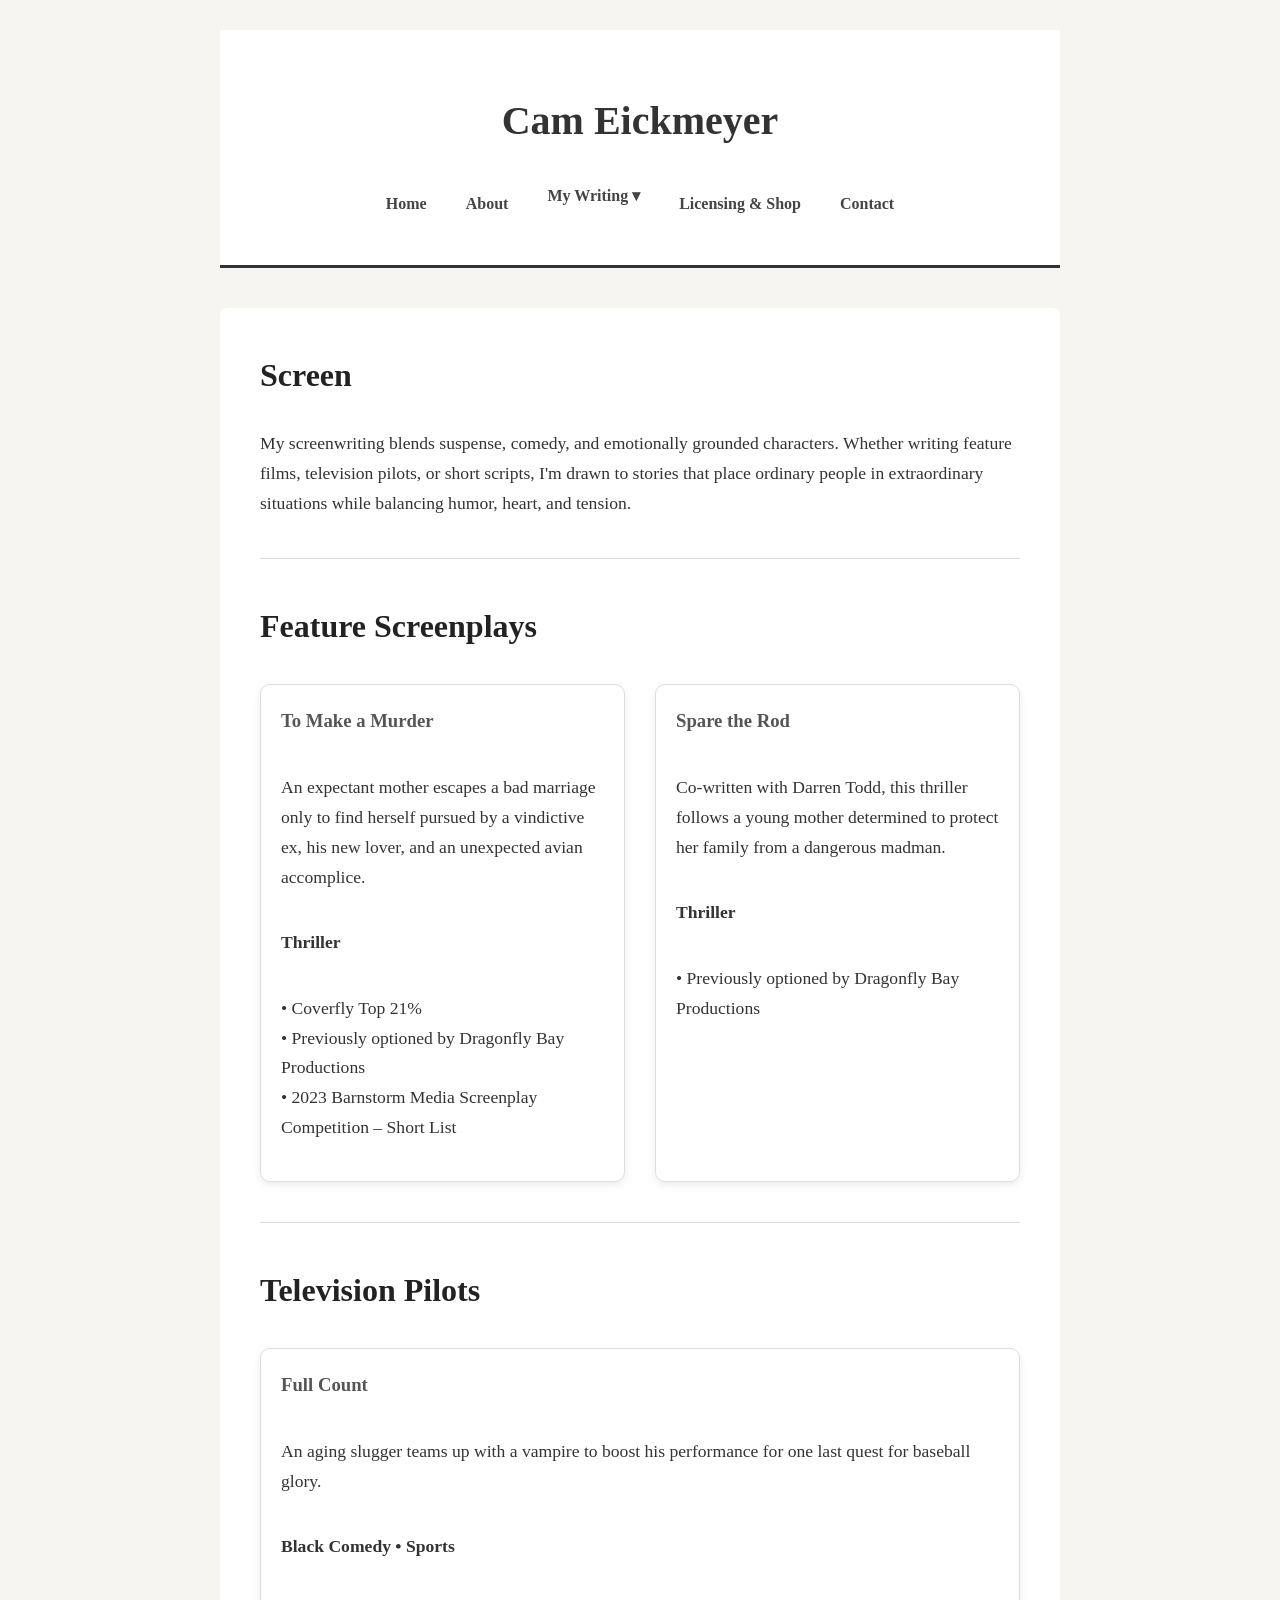
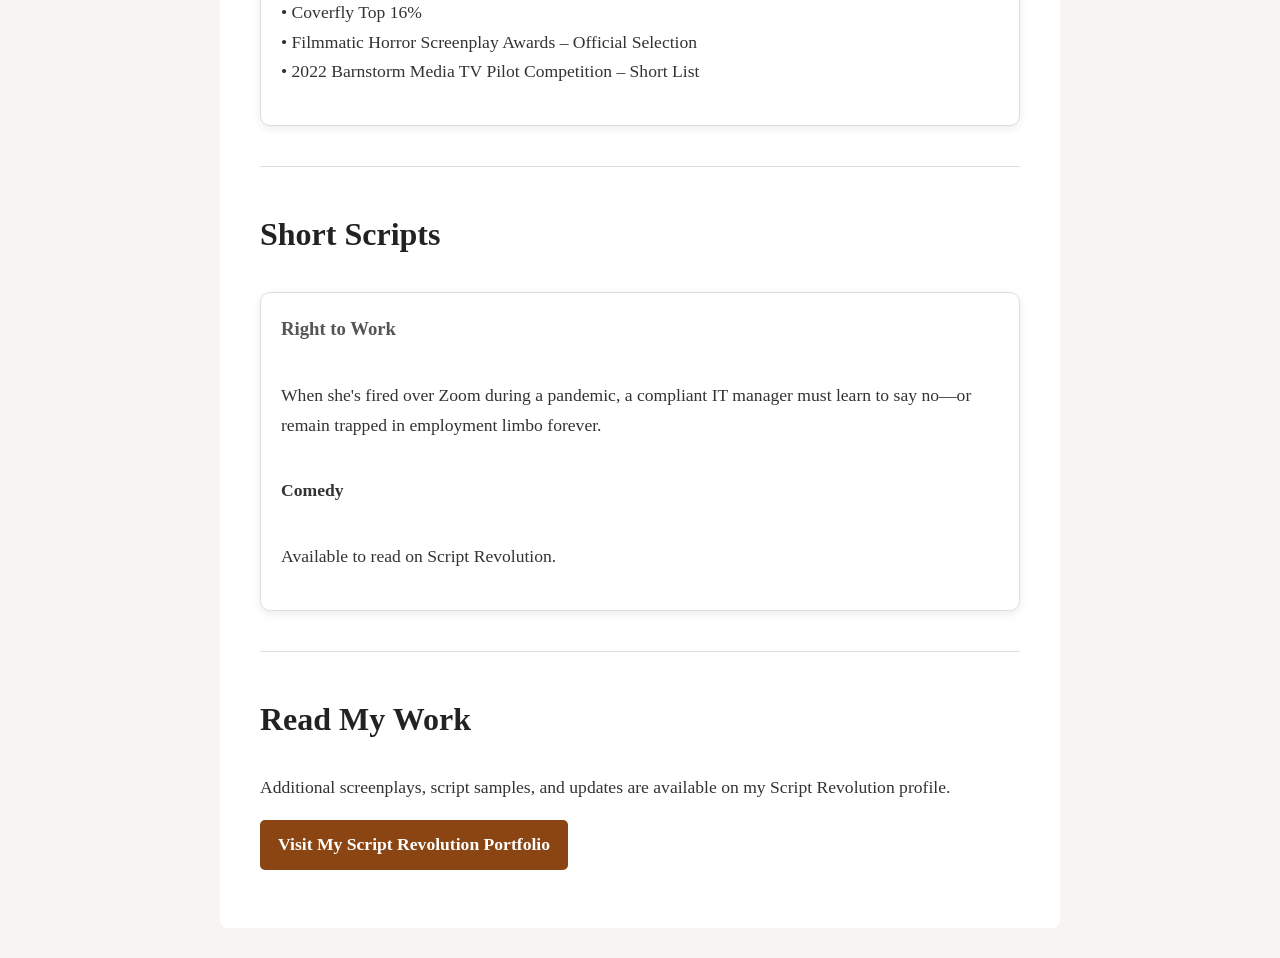
<file: screen.html>
<!DOCTYPE html>
<html lang="en">
<head>
    <title>Screenplays & TV Pilots by Cam Eickmeyer</title>
<link rel="icon" type="image/png" href="images/favicon.png">
<meta name="description"
      content="Feature screenplays and television pilots by Cam Eickmeyer, including To Make a Murder, Full Count, and Spare the Rod, with competition recognition and option history.">
    <meta charset="UTF-8">
    <meta name="viewport" content="width=device-width, initial-scale=1.0">
    <title>My Writing | Cam Eickmeyer</title>
    <link rel="stylesheet" href="css/style.css">
</head>

<body>

<header>
    <h1>Cam Eickmeyer</h1>

     <nav>

<a href="index.html">Home</a>

<a href="about.html">About</a>

<div class="dropdown">

<a href="mywriting.html">My Writing ▾</a>

<div class="dropdown-content">
    <a href="stage.html">Stage</a>
    <a href="fiction.html">Fiction</a>
    <a href="screen.html">Screen</a>
    <a href="poetry.html">Poetry</a>
</div>

</div>

<a href="licensesales.html">Licensing & Shop</a>

<a href="contact.html">Contact</a>

</nav>
</header>

<main>

<h2>Screen</h2>

<p>
My screenwriting blends suspense, comedy, and emotionally grounded characters.
Whether writing feature films, television pilots, or short scripts, I'm drawn to
stories that place ordinary people in extraordinary situations while balancing
humor, heart, and tension.
</p>

<hr>

<h2>Feature Screenplays</h2>

<div class="cards">

<div class="card">

<div class="card-content">

<h3>To Make a Murder</h3>

<p>
An expectant mother escapes a bad marriage only to find herself pursued by a
vindictive ex, his new lover, and an unexpected avian accomplice.
</p>

<p>
<strong>Thriller</strong>
</p>

<p>
• Coverfly Top 21%<br>
• Previously optioned by Dragonfly Bay Productions<br>
• 2023 Barnstorm Media Screenplay Competition – Short List
</p>

</div>

</div>

<div class="card">

<div class="card-content">

<h3>Spare the Rod</h3>

<p>
Co-written with Darren Todd, this thriller follows a young mother determined
to protect her family from a dangerous madman.
</p>

<p>
<strong>Thriller</strong>
</p>

<p>
• Previously optioned by Dragonfly Bay Productions
</p>

</div>

</div>

</div>

<hr>

<h2>Television Pilots</h2>

<div class="cards">

<div class="card">

<div class="card-content">

<h3>Full Count</h3>

<p>
An aging slugger teams up with a vampire to boost his performance for one
last quest for baseball glory.
</p>

<p>
<strong>Black Comedy • Sports</strong>
</p>

<p>
• Coverfly Top 16%<br>
• Filmmatic Horror Screenplay Awards – Official Selection<br>
• 2022 Barnstorm Media TV Pilot Competition – Short List
</p>

</div>

</div>

</div>

<hr>

<h2>Short Scripts</h2>

<div class="cards">

<div class="card">

<div class="card-content">

<h3>Right to Work</h3>

<p>
When she's fired over Zoom during a pandemic, a compliant IT manager must
learn to say no—or remain trapped in employment limbo forever.
</p>

<p>
<strong>Comedy</strong>
</p>

<p>
Available to read on Script Revolution.
</p>

</div>

</div>

</div>

<hr>

<h2>Read My Work</h2>

<p>
Additional screenplays, script samples, and updates are available on my
Script Revolution profile.
</p>

<p>
<a class="button"
href="https://www.scriptrevolution.com/profile/cam-eickmeyer"
target="_blank">
Visit My Script Revolution Portfolio
</a>
</p>
</main>
</file>
<file: css/style.css>
.besieged-image {
    float: right;
    width: 250px;
    margin: 0 0 20px 20px;
    border-radius: 8px;
}
body {
    font-family: Georgia, "Times New Roman", serif;
    max-width: 900px;
    width: 90%;
    margin: auto;
    padding: 30px;
    box-sizing: border-box;
    line-height: 1.7;
    color: #333;
    background-color: #f7f5f2;
}

header {
    text-align: center;
    padding: 30px 20px;
    margin-bottom: 40px;
    background-color: #ffffff;
    border-bottom: 3px solid #333;
}

header h1 {
    font-size: clamp(2rem, 5vw, 2.5rem);
}
.headshot {
    width: 250px;
    height: 250px;
    object-fit: cover;
    object-position: center;
    border-radius: 50%;
    display: block;
    margin: 30px auto;
}
img {
    max-width: 100%;
    height: auto;
    display: block;
}

nav {
    display: flex;
    justify-content: center;
    flex-wrap: wrap;
    gap: 15px;
    margin-top: 15px;
    margin-bottom: 10px;
}

nav a {
    text-decoration: none;
    color: #444;
    font-weight: bold;
    padding: 8px 12px;
}

nav a:hover {
    color: #8b4513;
}

main {
    background-color: white;
    padding: 40px;
    border-radius: 8px;
    max-width: 800px;
    margin: auto;
}

h2 {
    font-size: 2rem;
    margin-top: 0;
    color: #222;
}

h3 {
    color: #555;
}

p {
    font-size: 1.1rem;
}

a {
    color: #8b4513;
    font-weight: bold;
    transition: color .2s ease;
}

a:hover {
    text-decoration: underline;
}

hr {
    margin: 40px 0;
    border: none;
    border-top: 1px solid #ddd;
}
.cards {
    display: grid;
    grid-template-columns: repeat(auto-fit, minmax(320px, 1fr));
    gap: 30px;
    margin-top: 30px;
}

.card {
    background: white;
    border: 1px solid #ddd;
    border-radius: 10px;
    overflow: hidden;
    box-shadow: 0 3px 8px rgba(0,0,0,.08);
    transition: transform .2s ease, box-shadow .2s ease;
}

.card:hover {
    transform: translateY(-4px);
    box-shadow: 0 8px 20px rgba(0,0,0,.15);
}

.card img {
    width: 100%;
    height: 220px;
    object-fit: cover;
}

.card-content {
    padding: 20px;
}

.card h3 {
    margin-top: 0;
}

.card p {
    margin-bottom: 18px;
}

.button {
    display: inline-block;
    background: #8b4513;
    color: white;
    text-decoration: none;
    padding: 10px 18px;
    border-radius: 5px;
    font-weight: bold;
}

.button:hover {
    background: #6d3610;
}
@media (max-width: 700px) {

    body {
        width: 95%;
        padding: 20px 0;
    }

    header {
        padding: 20px 10px;
    }

    header h1 {
        font-size: 2rem;
    }

    main {
        padding: 20px;
    }

    nav {
        flex-direction: column;
        align-items: center;
        gap: 10px;
    }

    h2 {
        font-size: 1.75rem;
    }
.dropdown {
    width: 100%;
}

.dropdown-content {
    position: static;
    display: block;
    box-shadow: none;
    border: none;
    margin-top: 5px;
}

.dropdown-content a {
    padding-left: 30px;
}
}
footer {
    text-align: center;
    margin-top: 40px;
    color: #777;
    font-size: .9rem;
}

/* Dropdown Navigation */

.dropdown {
    position: relative;
}

.dropbtn {
    color: #444;
    font-weight: bold;
    text-decoration: none;
    padding: 8px 12px;
    display: block;
}

.dropdown-content {
    display: none;
    position: absolute;
    top: 100%;
    left: 0;
    min-width: 220px;
    background: white;
    border: 1px solid #ddd;
    border-radius: 8px;
    box-shadow: 0 8px 20px rgba(0,0,0,.15);
    overflow: hidden;
    z-index: 999;
}

.dropdown-content a {
    display: block;
    padding: 12px 18px;
    color: #333;
    text-decoration: none;
    font-weight: normal;
}

.dropdown-content a:hover {
    background: #f3f3f3;
}

.dropdown:hover .dropdown-content {
    display: block;
}
.card {
    display: flex;
    flex-direction: column;
}

.card-content {
    display: flex;
    flex-direction: column;
    flex: 1;
}

.card-content .button {
    margin-top: auto;
}
</file>
